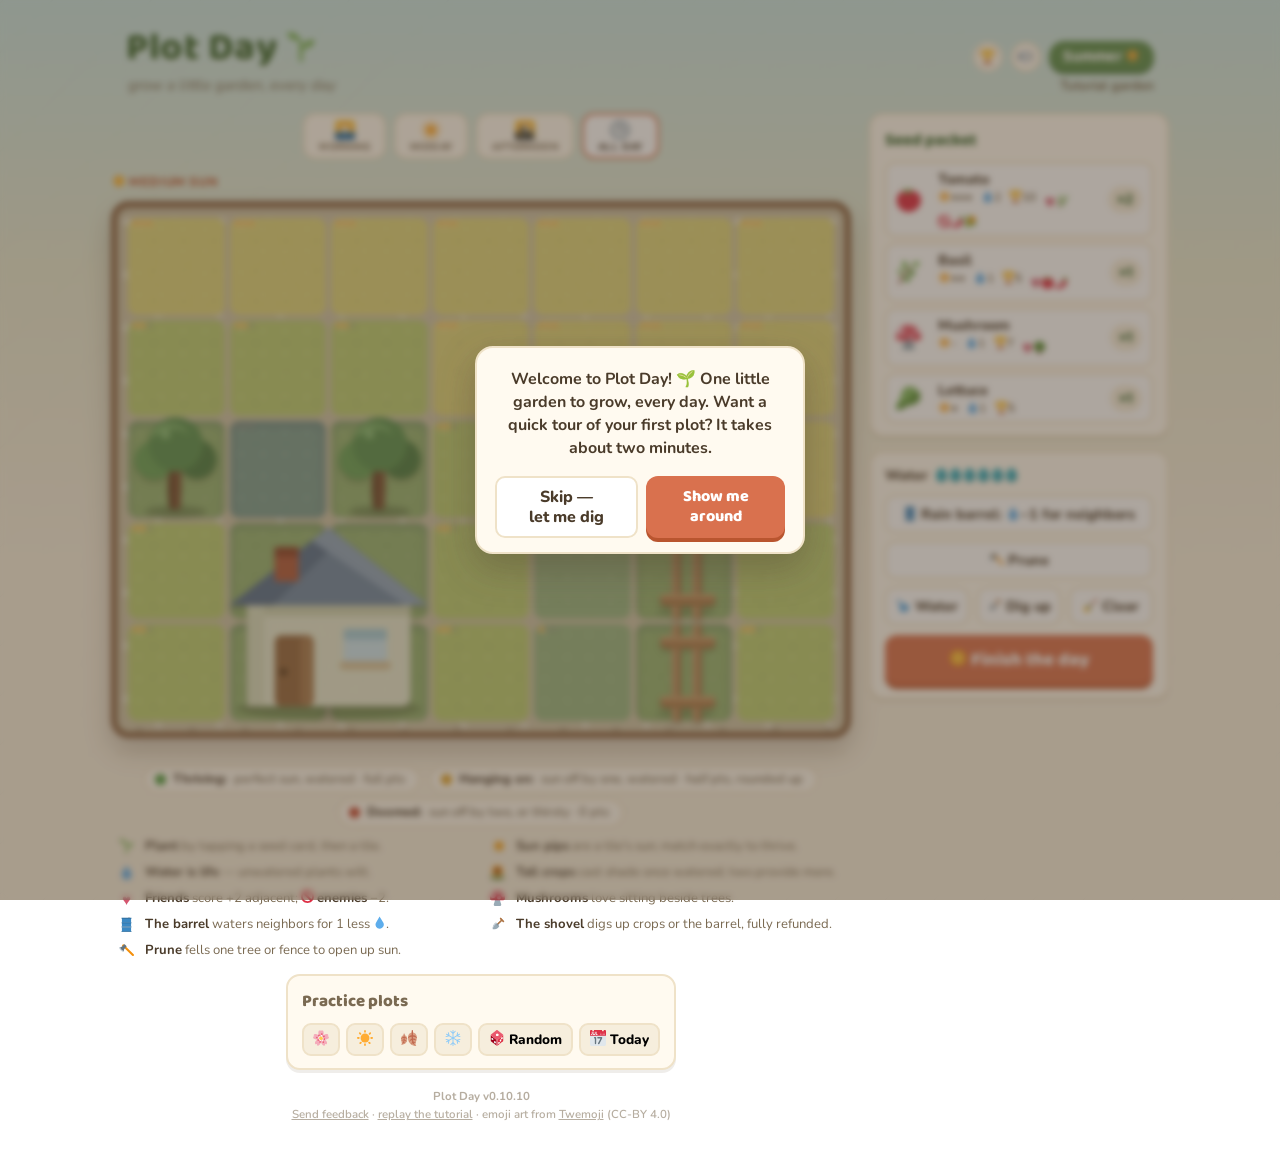
<file: index.html>
<!DOCTYPE html>
<html lang="en">
<head>
<meta charset="UTF-8">
<meta name="viewport" content="width=device-width, initial-scale=1.0">
<title>Plot Day — a tiny daily garden puzzle</title>
<meta name="theme-color" content="#5d8f4e">
<link rel="manifest" href="manifest.webmanifest">
<link rel="icon" type="image/png" href="assets/icon-192.png">
<link rel="apple-touch-icon" href="assets/icon-192.png">
<link rel="preconnect" href="https://fonts.googleapis.com">
<link rel="preconnect" href="https://fonts.gstatic.com" crossorigin>
<link href="https://fonts.googleapis.com/css2?family=Baloo+2:wght@500;600;700;800&family=Nunito:ital,wght@0,400;0,600;0,700;0,800;1,400&display=swap" rel="stylesheet">
<link rel="stylesheet" href="style.css">
</head>
<body>

<!-- ============ INSTALL NUDGE (keeps returning players' data safe) ============ -->
<div class="install-nudge" id="install-nudge" hidden>
  <img class="em" src="assets/emoji/1f3c6.svg" alt="">
  <span class="install-text">
    <span class="install-android">Add Plot&nbsp;Day to your home screen so your trophy cabinet can't get lost.</span>
    <span class="install-ios">Keep your trophy cabinet safe — tap the Share button, then “Add to Home Screen.”</span>
  </span>
  <button id="install-go" class="install-go" type="button">Add</button>
  <button id="install-x" class="install-x" type="button" aria-label="Not now">✕</button>
</div>

<header class="masthead">
  <div class="title-block">
    <h1>Plot&nbsp;Day <img class="em em-lg" src="assets/emoji/1f331.svg" alt=""></h1>
    <p class="tagline">grow a little garden, every day</p>
  </div>
  <div class="day-block">
    <div class="day-row">
      <button id="cabinet-btn" class="mute-btn" type="button" title="Trophy cabinet & garden calendar"><img class="em" src="assets/emoji/1f3c6.svg" alt="trophies"></button>
      <button id="mute-btn" class="mute-btn" type="button"></button>
      <span id="season-badge" class="season-badge"></span>
    </div>
    <span id="day-label" class="day-label"></span>
  </div>
</header>

<main class="layout">

  <!-- ============ BOARD ============ -->
  <section class="board-wrap" id="board-wrap">
    <div class="sun-arc">
      <button class="phase-btn" data-view="am"   title="Morning sun (from the east)"><img class="em" src="assets/emoji/1f305.svg" alt=""><small>morning</small></button>
      <button class="phase-btn" data-view="noon" title="Midday sun (overhead)"><img class="em" src="assets/emoji/2600.svg" alt=""><small>midday</small></button>
      <button class="phase-btn" data-view="pm"   title="Afternoon sun (from the west)"><img class="em" src="assets/emoji/1f307.svg" alt=""><small>afternoon</small></button>
      <button class="phase-btn is-active" data-view="day" title="Total sun hours"><img class="em" src="assets/emoji/1f552.svg" alt=""><small>all day</small></button>
    </div>
    <div class="board-meta">
      <p class="arc-label" id="arc-label"></p>
      <button class="tally-chip reroll-chip" id="reroll-chip" type="button" title="Roll another practice plot" hidden><img class="em" src="assets/emoji/1f3b2.svg" alt=""> reroll</button>
      <span class="tally-chip" id="tally-chip" hidden></span>
    </div>
    <div id="board" class="board" data-view="day"></div>
  </section>

  <!-- ============ SIDEBAR (desktop) / BOTTOM DOCK (mobile) ============ -->
  <aside class="sidebar">

    <div class="panel packet-panel">
      <h2>Seed packet</h2>
      <div id="packet" class="packet"></div>
    </div>

    <div class="panel tools-panel">
      <div class="water-meter">
        <span class="water-label"><span class="short-label"><img class="em" src="assets/emoji/1f4a7.svg" alt=""></span><span class="long-label">Water</span></span>
        <span class="water-count" id="water-count"></span>
        <div class="water-pips" id="water-pips"></div>
      </div>
      <button id="tool-barrel" class="tool-btn barrel-btn" title="Place the rain barrel on an empty tile.&#10;Adjacent plants cost 1 less water: cheap crops drink free.&#10;One per garden.">🛢️</button>
      <button id="tool-prune" class="tool-btn barrel-btn" title="Fell one tree or fence segment to open up sun.&#10;A felled tree is lost mushroom real estate.&#10;Once per garden. Clear regrows it.">🪓</button>
      <div class="tool-row">
        <button id="tool-water" class="tool-btn" title="Water a planted crop.&#10;Costs its 💧 number."><span class="tool-face"><img class="em" src="assets/emoji/watering-can.svg" alt=""><span class="long-label"> Water</span></span><small class="dock-label">water</small></button>
        <button id="tool-shovel" class="tool-btn" title="Dig up a crop or the rain barrel.&#10;Everything is refunded."><span class="tool-face"><img class="em" src="assets/emoji/shovel.svg" alt=""><span class="long-label"> Dig up</span></span><small class="dock-label">dig</small></button>
        <button id="tool-reset" class="tool-btn" title="Clear the whole garden and start this board over.&#10;Everything is refunded."><span class="tool-face"><img class="em" src="assets/emoji/1f9f9.svg" alt=""><span class="long-label"> Clear</span></span><small class="dock-label">clear</small></button>
      </div>
      <button id="finish-btn" class="finish-btn"><span class="long-label"><img class="em" src="assets/emoji/1f31e.svg" alt=""> </span>Finish<span class="long-label"> the day</span></button>
    </div>

  </aside>

  <div class="field-notes">
      <div class="status-row">
        <span class="status-chip"><span class="ring ring-thrive"></span><strong>Thriving:</strong><em>perfect sun, watered · full pts</em></span>
        <span class="status-chip"><span class="ring ring-ok"></span><strong>Hanging on:</strong><em>sun off by one, watered · half pts, rounded up</em></span>
        <span class="status-chip"><span class="ring ring-dead"></span><strong>Doomed:</strong><em>sun off by two, or thirsty · 0 pts</em></span>
      </div>
      <ul class="guide">
        <li><img class="gi" src="assets/emoji/1f331.svg" alt=""><span><strong>Plant</strong> by tapping a seed card, then a tile.</span></li>
        <li><span class="gi gi-pip"></span><span><strong>Sun pips</strong> are a tile's sun; match exactly to thrive.</span></li>
        <li><img class="gi" src="assets/emoji/1f4a7.svg" alt=""><span><strong>Water is life</strong> — unwatered plants wilt.</span></li>
        <li><img class="gi" src="assets/emoji/1f33b.svg" alt=""><span><strong>Tall crops</strong> cast shade once watered; two provide more.</span></li>
        <li><span class="gi gi-heart">♥</span><span><strong>Friends</strong> score +2 adjacent; <img class="em" src="assets/emoji/1f6ab.svg" alt="no"> <strong>enemies</strong> −2.</span></li>
        <li><img class="gi" src="assets/emoji/1f344.svg" alt=""><span><strong>Mushrooms</strong> love sitting beside trees.</span></li>
        <li><img class="gi" src="assets/emoji/1f6e2.svg" alt=""><span><strong>The barrel</strong> waters neighbors for 1 less <img class="em" src="assets/emoji/1f4a7.svg" alt="water">.</span></li>
        <li><img class="gi" src="assets/emoji/shovel.svg" alt=""><span><strong>The shovel</strong> digs up crops or the barrel, fully refunded.</span></li>
        <li><img class="gi" src="assets/emoji/1fa93.svg" alt=""><span><strong>Prune</strong> fells one tree or fence to open up sun.</span></li>
        <li class="winter-note"><img class="gi" src="assets/emoji/2744.svg" alt=""><span><strong>Tender crops</strong> freeze outside the greenhouse.</span></li>
      </ul>
    </div>

    <div class="panel dev-panel">
      <h2>Practice plots</h2>
      <div class="dev-row">
        <button class="dev-btn" data-season="spring"><img class="em" src="assets/emoji/1f338.svg" alt="spring"></button>
        <button class="dev-btn" data-season="summer"><img class="em" src="assets/emoji/2600.svg" alt="summer"></button>
        <button class="dev-btn" data-season="fall"><img class="em" src="assets/emoji/1f342.svg" alt="fall"></button>
        <button class="dev-btn" data-season="winter"><img class="em" src="assets/emoji/2744.svg" alt="winter"></button>
        <button class="dev-btn" id="random-btn"><img class="em" src="assets/emoji/1f3b2.svg" alt=""> Random</button>
        <button class="dev-btn" id="today-btn"><img class="em" src="assets/emoji/1f4c5.svg" alt=""> Today</button>
      </div>
    </div>

    <footer class="footer">
      <p class="version" id="version-line"></p>
      <p class="footnotes">
        <a href="mailto:diomed3@gmail.com?subject=Plot%20Day%20feedback">Send feedback</a>
        · <a href="#" id="tutorial-link">replay the tutorial</a>
        · emoji art from <a href="https://github.com/twitter/twemoji" target="_blank" rel="noopener">Twemoji</a> (CC-BY 4.0)
      </p>
    </footer>
</main>

<!-- ============ THEMED CONFIRM (replaces browser confirm) ============ -->
<div class="results-scrim" id="confirm-scrim" hidden>
  <div class="confirm-card">
    <p id="confirm-text"></p>
    <div class="confirm-actions">
      <button id="confirm-no" class="tool-btn">Never mind</button>
      <button id="confirm-yes" class="finish-btn">Do it</button>
    </div>
  </div>
</div>

<!-- ============ RESULTS ============ -->
<div class="results-scrim" id="results-scrim" hidden>
  <div class="results-card">
    <button id="results-x" class="results-x" type="button" title="Back to the garden">✕</button>
    <h2 id="results-title">Day's end <img class="em" src="assets/emoji/1f319.svg" alt=""></h2>
    <div class="score-line">
      <div class="big-score">
        <span id="final-score">0</span><small>points</small>
        <div class="skill-hero" id="skill-line"></div>
      </div>
      <div class="par-score">
        <div class="ladder-row">Gold <span id="gold-score">0</span></div>
        <div class="ladder-row">Par <span id="par-score">0</span> <span id="par-verdict"></span></div>
      </div>
    </div>
    <div id="ribbon-line" class="ribbon-line" hidden></div>
    <div id="results-tally" class="results-tally"></div>
    <div id="streak-line" class="results-tally" hidden></div>
    <p class="par-hint">Par is plain sun-greedy play. Gold is the best our bot gardener found after tinkering all morning. Match it and you've solved the day; beat it and you're better than the bot.</p>
    <div class="share-text">
      <div id="share-head" class="share-head"></div>
      <div id="share-grid" class="share-grid"></div>
    </div>
    <div class="results-actions">
      <button id="share-btn" class="finish-btn" hidden><img class="em" src="assets/emoji/1f331.svg" alt=""> Share result</button>
      <button id="copy-btn" class="finish-btn"><img class="em" src="assets/emoji/1f4cb.svg" alt=""> Copy result</button>
      <button id="bot-btn" class="tool-btn" disabled><img class="em" src="assets/emoji/1f916.svg" alt=""> See the bot's garden</button>
      <button id="tend-btn" class="tool-btn" hidden><img class="em" src="assets/emoji/1f331.svg" alt=""> Keep tending this plot</button>
      <button id="replay-btn" class="tool-btn" hidden><img class="em" src="assets/emoji/1f501.svg" alt=""> Replay this board (practice)</button>
      <button id="today-return-btn" class="tool-btn" hidden><img class="em" src="assets/emoji/1f4c5.svg" alt=""> Back to today's plot</button>
      <button id="again-btn" class="tool-btn"><img class="em" src="assets/emoji/1f3b2.svg" alt=""> Another plot</button>
    </div>
  </div>
</div>

<!-- ============ TROPHY CABINET: calendar, stats, first settings ============ -->
<div class="results-scrim" id="cabinet-scrim" hidden>
  <div class="cabinet-card">
    <button id="cabinet-x" class="results-x" type="button" title="Back to the garden">✕</button>
    <h2>Trophy cabinet <img class="em" src="assets/emoji/1f3c6.svg" alt=""></h2>
    <div id="cabinet-shelf" class="cabinet-shelf"></div>
    <div id="cabinet-stats" class="cabinet-stats"></div>
    <div class="cal-head">
      <button id="cal-prev" class="cal-nav" type="button" title="Earlier month">◂</button>
      <span id="cal-title" class="cal-title"></span>
      <button id="cal-next" class="cal-nav" type="button" title="Later month">▸</button>
    </div>
    <div class="cal-dow"><span>S</span><span>M</span><span>T</span><span>W</span><span>T</span><span>F</span><span>S</span></div>
    <div id="cal-grid" class="cal-grid"></div>
    <div id="cal-detail" class="cal-detail" hidden></div>
    <div class="settings-row">
      <label class="hard-toggle">
        <input type="checkbox" id="hardmode-toggle">
        <span><strong>Hard mode:</strong> hides the points, ♥/⚠ and −1 badges, and the running tally. Sun pips and status rings stay. Hard-mode shares wear a 🎓.</span>
      </label>
    </div>
  </div>
</div>

<button class="bot-banner" id="bot-banner" hidden></button>

<!-- ============ TUTORIAL CALLOUT (anchored beside its target) ============ -->
<div class="tutor-pop" id="tutor-pop" hidden>
  <p id="tutor-text"></p>
  <button id="tutor-next" type="button" hidden>Got it ✓</button>
  <div class="tutor-foot">
    <span class="tutor-count" id="tutor-count"></span>
    <button id="tutor-skip" type="button">skip the tutorial</button>
  </div>
</div>


<script src="game.js"></script>
</body>
</html>
</file>
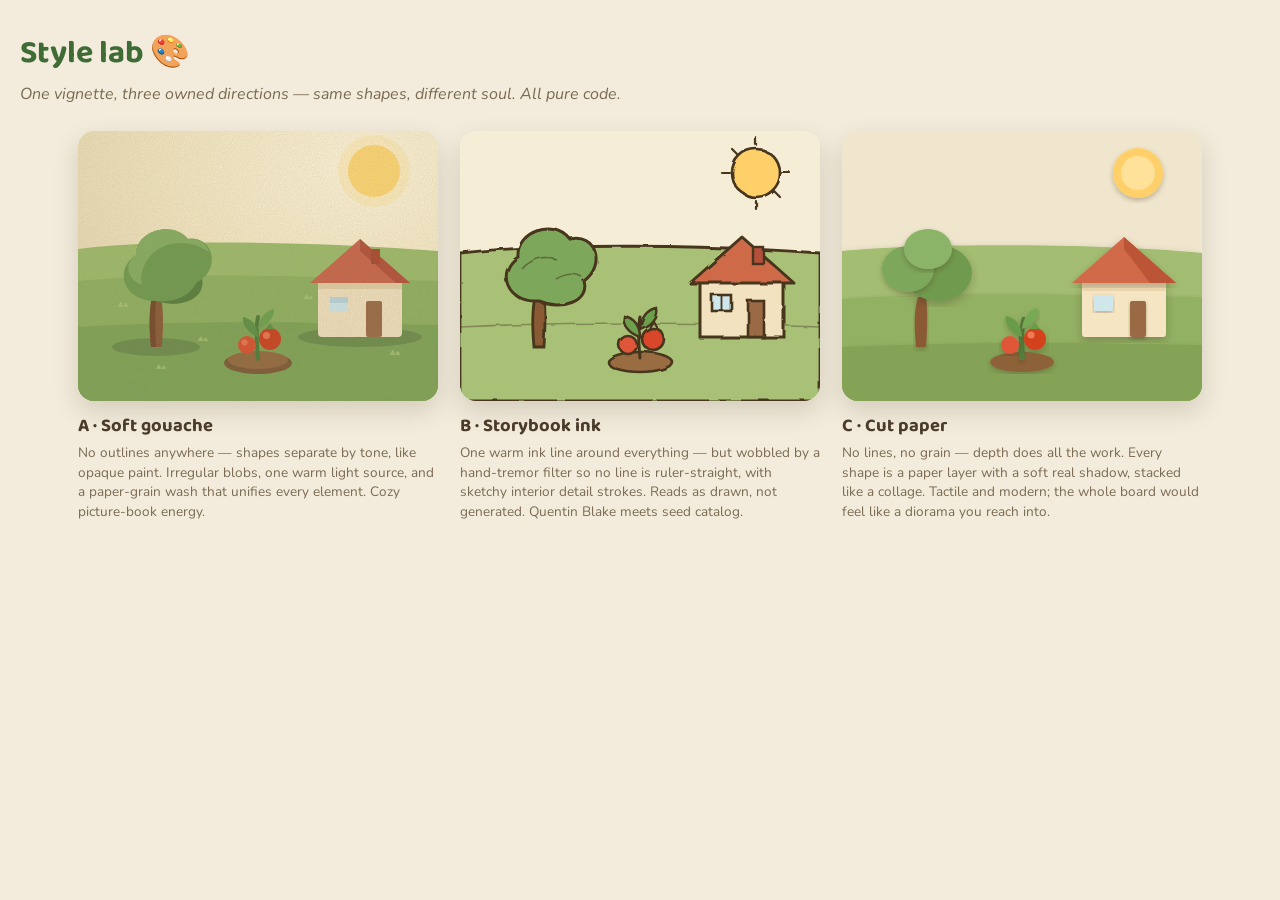
<file: style-lab.html>
<!DOCTYPE html>
<html lang="en">
<head>
<meta charset="UTF-8">
<meta name="viewport" content="width=device-width, initial-scale=1.0">
<title>Plot Day — style lab</title>
<link href="https://fonts.googleapis.com/css2?family=Baloo+2:wght@600;800&family=Nunito:wght@600;800&display=swap" rel="stylesheet">
<style>
  body { margin:0; background:#f3ecdc; font-family:"Nunito",sans-serif; color:#4a3b2a; padding:28px 20px 60px; }
  h1 { font-family:"Baloo 2",cursive; color:#3f6b35; margin:0 0 4px; }
  .sub { color:#7a6a52; margin:0 0 26px; font-style:italic; }
  .row { display:flex; gap:22px; flex-wrap:wrap; justify-content:center; }
  .panel { width:360px; }
  .panel h2 { font-family:"Baloo 2",cursive; font-size:1.15rem; margin:10px 0 2px; }
  .panel p { font-size:.85rem; color:#7a6a52; margin:2px 0 0; line-height:1.45; }
  svg.scene { width:100%; border-radius:16px; box-shadow:0 10px 26px rgba(74,59,42,.18); display:block; }
</style>
</head>
<body>
<h1>Style lab 🎨</h1>
<p class="sub">One vignette, three owned directions — same shapes, different soul. All pure code.</p>

<div class="row">

<!-- ============================================================
     A · SOFT GOUACHE — no outlines, layered tones, paper grain
     ============================================================ -->
<div class="panel">
<svg class="scene" viewBox="0 0 360 270">
  <defs>
    <filter id="grainA"><feTurbulence type="fractalNoise" baseFrequency="0.9" numOctaves="2" result="n"/>
      <feColorMatrix in="n" type="matrix" values="0 0 0 0 0.30 0 0 0 0 0.24 0 0 0 0 0.14 0 0 0 0.5 0"/>
      <feComposite operator="in" in2="SourceGraphic"/></filter>
    <radialGradient id="skyA" cx="78%" cy="12%" r="90%">
      <stop offset="0%" stop-color="#fff6da"/><stop offset="55%" stop-color="#f6e9c4"/><stop offset="100%" stop-color="#e9dcb4"/>
    </radialGradient>
  </defs>
  <rect width="360" height="270" fill="url(#skyA)"/>
  <circle cx="296" cy="40" r="26" fill="#ffd773"/>
  <circle cx="296" cy="40" r="36" fill="#ffd773" opacity=".25"/>
  <!-- ground -->
  <path d="M0,118 C70,108 240,110 360,120 L360,270 L0,270 Z" fill="#9dbb6a"/>
  <path d="M0,150 C110,140 250,146 360,150 L360,270 L0,270 Z" fill="#8fb05f"/>
  <path d="M0,196 C120,188 260,192 360,194 L360,270 L0,270 Z" fill="#7fa355"/>
  <!-- grass tufts: irregular, varied -->
  <g fill="#a8c374" opacity=".8">
    <path d="M40,176 q3,-10 5,0 q3,-8 5,0 Z"/><path d="M120,210 q3,-9 5,0 q3,-7 5,0 Z"/>
    <path d="M226,168 q3,-9 5,0 q2,-7 4,0 Z"/><path d="M312,224 q3,-10 5,0 q3,-8 5,0 Z"/>
    <path d="M78,238 q3,-9 5,0 q3,-7 5,0 Z"/>
  </g>
  <!-- cottage: no outlines, tone separation -->
  <g>
    <ellipse cx="282" cy="206" rx="62" ry="10" fill="#5d7742" opacity=".5"/>
    <rect x="240" y="148" width="84" height="58" rx="4" fill="#f1e0bd"/>
    <rect x="240" y="148" width="84" height="10" fill="#e2cda4"/>
    <polygon points="232,152 282,108 332,152" fill="#c8654a"/>
    <polygon points="232,152 282,108 332,152" fill="#b35138" opacity="0" />
    <polygon points="282,108 332,152 318,152 282,120" fill="#b3503a"/>
    <rect x="293" y="118" width="9" height="15" fill="#a8492f"/>
    <rect x="288" y="170" width="16" height="36" rx="2" fill="#9a6a45"/>
    <rect x="252" y="166" width="18" height="15" rx="2" fill="#cfe6ea"/>
    <rect x="252" y="166" width="18" height="6" fill="#b8d4da"/>
  </g>
  <!-- tree: blobby canopy, light side / dark side, no line -->
  <g>
    <ellipse cx="78" cy="216" rx="44" ry="9" fill="#5d7742" opacity=".5"/>
    <path d="M73,216 C71,196 71,180 74,166 L83,166 C86,182 85,198 84,216 Z" fill="#8a5a36"/>
    <path d="M73,216 C71,196 71,180 74,166 L78,166 C77,186 77,200 78,216 Z" fill="#74482a"/>
    <path d="M78,170 C44,170 36,138 58,124 C58,98 96,90 110,108 C134,104 142,134 124,148 C128,168 102,178 78,170 Z" fill="#6f9a4e"/>
    <path d="M58,124 C58,98 96,90 110,108 C120,106 128,112 131,121 C112,108 84,108 70,128 C64,136 62,146 64,154 C48,148 46,132 58,124 Z" fill="#85ad60"/>
    <path d="M124,148 C128,168 102,178 78,170 C94,172 112,166 118,152 Z" fill="#587e3d"/>
  </g>
  <!-- tomato plant on a soil mound -->
  <g>
    <ellipse cx="180" cy="232" rx="34" ry="11" fill="#7c5a36"/>
    <ellipse cx="180" cy="229" rx="30" ry="9" fill="#93693e"/>
    <path d="M180,228 C178,206 178,196 180,186" stroke="#4f7a38" stroke-width="4" fill="none" stroke-linecap="round"/>
    <path d="M180,206 C170,202 164,194 165,186 C175,188 180,196 180,206 Z" fill="#5f8f44"/>
    <path d="M180,198 C190,194 197,186 196,178 C186,180 181,188 180,198 Z" fill="#6da04e"/>
    <circle cx="169" cy="214" r="9" fill="#d8512e"/>
    <circle cx="166.5" cy="211.5" r="3" fill="#e8744f"/>
    <circle cx="192" cy="208" r="11" fill="#c9421f"/>
    <circle cx="188.5" cy="204.5" r="3.6" fill="#e8744f"/>
    <path d="M188,198 l4,-6 l4,6 Z" fill="#5f8f44"/>
  </g>
  <!-- unifying paper grain -->
  <rect width="360" height="270" filter="url(#grainA)" opacity=".5"/>
</svg>
<h2>A · Soft gouache</h2>
<p>No outlines anywhere — shapes separate by tone, like opaque paint. Irregular blobs, one warm light source, and a paper-grain wash that unifies every element. Cozy picture-book energy.</p>
</div>

<!-- ============================================================
     B · STORYBOOK INK — wobbly hand line, flat warm fills
     ============================================================ -->
<div class="panel">
<svg class="scene" viewBox="0 0 360 270">
  <defs>
    <filter id="wob" x="-5%" y="-5%" width="110%" height="110%">
      <feTurbulence type="fractalNoise" baseFrequency="0.045" numOctaves="2" seed="7" result="w"/>
      <feDisplacementMap in="SourceGraphic" in2="w" scale="3.5"/>
    </filter>
    <filter id="wob2" x="-5%" y="-5%" width="110%" height="110%">
      <feTurbulence type="fractalNoise" baseFrequency="0.06" numOctaves="2" seed="13" result="w"/>
      <feDisplacementMap in="SourceGraphic" in2="w" scale="4.5"/>
    </filter>
  </defs>
  <rect width="360" height="270" fill="#f6edd6"/>
  <g filter="url(#wob2)">
    <circle cx="296" cy="42" r="24" fill="#ffd06a" stroke="#46351f" stroke-width="2.6"/>
    <g stroke="#46351f" stroke-width="2.2" stroke-linecap="round">
      <line x1="296" y1="6" x2="296" y2="14"/><line x1="296" y1="70" x2="296" y2="78"/>
      <line x1="262" y1="42" x2="270" y2="42"/><line x1="322" y1="42" x2="330" y2="42"/>
      <line x1="272" y1="18" x2="278" y2="24"/><line x1="314" y1="60" x2="320" y2="66"/>
    </g>
  </g>
  <g filter="url(#wob)">
    <path d="M0,122 C90,112 250,114 360,122 L360,270 L0,270 Z" fill="#a9c177" stroke="#46351f" stroke-width="2.8"/>
    <path d="M0,196 C120,190 260,192 360,196" fill="none" stroke="#46351f" stroke-width="1.6" opacity=".4"/>
    <!-- cottage -->
    <rect x="240" y="148" width="84" height="58" fill="#f3e2bf" stroke="#46351f" stroke-width="3"/>
    <polygon points="230,152 282,106 334,152" fill="#cf6b4a" stroke="#46351f" stroke-width="3" stroke-linejoin="round"/>
    <rect x="293" y="116" width="10" height="17" fill="#b3503a" stroke="#46351f" stroke-width="2.4"/>
    <rect x="288" y="170" width="16" height="36" fill="#9a6a45" stroke="#46351f" stroke-width="2.6"/>
    <rect x="252" y="164" width="19" height="16" fill="#cfe6ea" stroke="#46351f" stroke-width="2.6"/>
    <line x1="261.5" y1="164" x2="261.5" y2="180" stroke="#46351f" stroke-width="1.8"/>
    <!-- tree -->
    <path d="M74,216 C72,194 72,180 75,166 L84,166 C86,184 85,200 84,216 Z" fill="#8a5a36" stroke="#46351f" stroke-width="2.8"/>
    <path d="M79,170 C46,172 36,140 58,126 C56,100 94,88 110,108 C136,102 146,134 124,150 C130,170 102,180 79,170 Z" fill="#7da75a" stroke="#46351f" stroke-width="3"/>
    <path d="M62,138 C70,128 86,124 96,128" fill="none" stroke="#46351f" stroke-width="1.6" opacity=".5"/>
    <path d="M96,148 C106,142 116,142 122,146" fill="none" stroke="#46351f" stroke-width="1.6" opacity=".5"/>
    <!-- tomato plant -->
    <ellipse cx="180" cy="231" rx="32" ry="10" fill="#9a6c42" stroke="#46351f" stroke-width="2.6"/>
    <path d="M180,227 C178,206 178,196 180,186" stroke="#46351f" stroke-width="3" fill="none" stroke-linecap="round"/>
    <path d="M180,206 C168,202 162,193 164,185 C175,187 180,196 180,206 Z" fill="#6da04e" stroke="#46351f" stroke-width="2.4"/>
    <path d="M180,198 C191,194 198,185 196,177 C186,179 181,188 180,198 Z" fill="#6da04e" stroke="#46351f" stroke-width="2.4"/>
    <circle cx="168" cy="214" r="9" fill="#e0563a" stroke="#46351f" stroke-width="2.6"/>
    <circle cx="193" cy="208" r="11" fill="#d8472a" stroke="#46351f" stroke-width="2.6"/>
    <path d="M189,197 l4,-7 l4,7" fill="none" stroke="#46351f" stroke-width="2.2"/>
  </g>
</svg>
<h2>B · Storybook ink</h2>
<p>One warm ink line around everything — but wobbled by a hand-tremor filter so no line is ruler-straight, with sketchy interior detail strokes. Reads as drawn, not generated. Quentin Blake meets seed catalog.</p>
</div>

<!-- ============================================================
     C · CUT PAPER — layered shapes, soft real shadows, no lines
     ============================================================ -->
<div class="panel">
<svg class="scene" viewBox="0 0 360 270">
  <defs>
    <filter id="lift1"><feDropShadow dx="0" dy="2.5" stdDeviation="2.5" flood-color="#3c2e1a" flood-opacity=".30"/></filter>
    <filter id="lift2"><feDropShadow dx="0" dy="4" stdDeviation="4" flood-color="#3c2e1a" flood-opacity=".28"/></filter>
  </defs>
  <rect width="360" height="270" fill="#f0e6cd"/>
  <circle cx="296" cy="42" r="25" fill="#ffd06a" filter="url(#lift1)"/>
  <circle cx="296" cy="42" r="17" fill="#ffe199"/>
  <!-- ground layers like torn paper strips -->
  <path d="M0,120 C80,112 260,112 360,122 L360,270 L0,270 Z" fill="#a3bd72" filter="url(#lift2)"/>
  <path d="M0,168 C110,160 240,164 360,166 L360,270 L0,270 Z" fill="#93b164" filter="url(#lift1)"/>
  <path d="M0,216 C140,210 250,212 360,214 L360,270 L0,270 Z" fill="#84a356" filter="url(#lift1)"/>
  <!-- cottage: stacked paper pieces -->
  <g filter="url(#lift2)">
    <rect x="240" y="148" width="84" height="58" rx="3" fill="#f5e5c2"/>
    <rect x="240" y="148" width="84" height="12" rx="3" fill="#e8d3ab"/>
  </g>
  <polygon points="230,152 282,106 334,152" fill="#d06a48" filter="url(#lift2)"/>
  <polygon points="282,106 334,152 308,152 282,118" fill="#bb5536"/>
  <rect x="288" y="170" width="16" height="36" rx="2" fill="#9a6a45" filter="url(#lift1)"/>
  <rect x="252" y="164" width="19" height="16" rx="2" fill="#cfe6ea" filter="url(#lift1)"/>
  <!-- tree: three stacked canopy papers -->
  <path d="M74,216 C72,194 72,180 76,166 L84,166 C86,184 85,200 84,216 Z" fill="#8a5a36" filter="url(#lift1)"/>
  <ellipse cx="96" cy="142" rx="34" ry="28" fill="#6f9a4e" filter="url(#lift2)"/>
  <ellipse cx="66" cy="138" rx="26" ry="23" fill="#7da75a" filter="url(#lift1)"/>
  <ellipse cx="86" cy="118" rx="24" ry="20" fill="#8cb468" filter="url(#lift1)"/>
  <!-- tomato plant -->
  <ellipse cx="180" cy="231" rx="32" ry="10" fill="#8d6238" filter="url(#lift1)"/>
  <path d="M177,229 C176,208 177,196 180,186 L183,186 C182,200 182,214 183,229 Z" fill="#557d3c" filter="url(#lift1)"/>
  <path d="M180,206 C168,202 162,193 164,185 C175,187 180,196 180,206 Z" fill="#699c49" filter="url(#lift1)"/>
  <path d="M180,198 C191,194 198,185 196,177 C186,179 181,188 180,198 Z" fill="#76aa55" filter="url(#lift1)"/>
  <circle cx="168" cy="214" r="9" fill="#df5638" filter="url(#lift1)"/>
  <circle cx="193" cy="208" r="11" fill="#d3431f" filter="url(#lift2)"/>
  <circle cx="189" cy="204" r="3.6" fill="#ef7b54"/>
  <path d="M188,198 l5,-7 l5,7 Z" fill="#699c49"/>
</svg>
<h2>C · Cut paper</h2>
<p>No lines, no grain — depth does all the work. Every shape is a paper layer with a soft real shadow, stacked like a collage. Tactile and modern; the whole board would feel like a diorama you reach into.</p>
</div>

</div>
</body>
</html>
</file>
<file: style.css>
/* ============================================================
   Plot Day — cozy storybook garden
   ============================================================ */

:root {
  --paper: #f6eedd;
  --paper-deep: #efe2c8;
  --ink: #4a3b2a;
  --ink-soft: #7a6a52;
  --leaf: #5d8f4e;
  --leaf-deep: #3f6b35;
  --terracotta: #d9714e;
  --terracotta-deep: #b9552f;
  --sky-day: #cfe6f5;
  --soil: #b58963;
  --soil-deep: #93673f;
  --sun-3: #e0d77c;
  --sun-2: #bdcf74;
  --sun-1: #9ab884;
  --sun-0: #7e9f92;
  --grass-under: #97b573;
  --shade-veil: rgba(54, 76, 128, .42);
  --card: #fffaf0;
  --thrive: #4e9b3f;
  --ok: #e0a52e;
  --dead: #c4452e;
  --radius: 14px;
}

* { box-sizing: border-box; }

body {
  margin: 0;
  font-family: "Nunito", sans-serif;
  color: var(--ink);
  background:
    repeating-linear-gradient(-45deg, transparent 0 34px, rgba(122, 106, 82, .03) 34px 35px),
    linear-gradient(180deg, #c8e4e2 0%, #e6e7d0 30%, #f6eedd 62%);
  background-attachment: fixed;
  min-height: 100vh;
}

h1, h2, .big-score, .finish-btn, .season-badge {
  font-family: "Baloo 2", cursive;
}

/* ---------- masthead ---------- */
.masthead {
  display: flex;
  align-items: flex-end;
  justify-content: space-between;
  gap: 16px;
  padding: 18px 26px 10px;
  max-width: 1080px;
  margin: 0 auto;
}
.masthead h1 {
  margin: 0;
  font-size: 2.4rem;
  font-weight: 800;
  letter-spacing: .5px;
  color: var(--leaf-deep);
  text-shadow: 0 2px 0 rgba(255,255,255,.7);
}
/* bundled Twemoji UI icons */
.em {
  width: 1em;
  height: 1em;
  vertical-align: -.125em;
  display: inline-block;
}
.masthead .em-lg { width: 1.9rem; height: 1.9rem; vertical-align: -.2rem; }
.phase-btn .em { width: 1.25rem; height: 1.25rem; }
.dev-btn .em { width: 1rem; height: 1rem; }
.seed-stats .em { width: .82rem; height: .82rem; vertical-align: -.14rem; }
.drop-badge .em { width: .9em; height: .9em; vertical-align: 0; }
.results-tally .em, .par-score .em { width: .95em; height: .95em; }
.season-badge .em { width: .95em; height: .95em; }
.tagline {
  margin: -4px 0 0 2px;
  color: var(--ink-soft);
  font-style: italic;
  font-size: .95rem;
}
.day-block { text-align: right; display: flex; flex-direction: column; gap: 4px; align-items: flex-end; }
.day-row { display: flex; align-items: center; gap: 8px; }
.mute-btn {
  width: 30px;
  height: 30px;
  padding: 0;
  border-radius: 50%;
  background: var(--card);
  border: 2px solid var(--paper-deep);
  cursor: pointer;
  display: flex;
  align-items: center;
  justify-content: center;
}
.mute-btn:hover { border-color: var(--terracotta); }
.mute-btn .em { width: .95rem; height: .95rem; vertical-align: 0; }
.season-badge {
  display: inline-block;
  background: var(--leaf);
  color: #fff;
  padding: 3px 14px;
  border-radius: 999px;
  font-weight: 700;
  font-size: 1rem;
  box-shadow: 0 2px 0 var(--leaf-deep);
}
.season-badge.winter { background: #5b87b8; box-shadow: 0 2px 0 #3c618c; }
.season-badge.fall   { background: #c07a35; box-shadow: 0 2px 0 #96581d; }
.season-badge.spring { background: #c96a8d; box-shadow: 0 2px 0 #a14a6d; }
.day-label { color: var(--ink-soft); font-weight: 700; font-size: .85rem; }

/* ---------- layout ---------- */
.layout {
  display: grid;
  grid-template-columns: minmax(0, 1fr) 300px;
  gap: 0 18px;
  max-width: 1110px;
  margin: 0 auto;
  padding: 8px 26px 40px;
}
.board-wrap, .field-notes, .dev-panel { grid-column: 1; }
.sidebar { grid-column: 2; grid-row: 1 / span 3; }
.dev-panel { margin-top: 14px; justify-self: center; }

/* ---------- sun arc / phase buttons ---------- */
.sun-arc {
  display: flex;
  gap: 8px;
  justify-content: center;
  margin-bottom: 10px;
}
.phase-btn {
  font-family: "Nunito", sans-serif;
  font-size: 1.15rem;
  display: flex; flex-direction: column; align-items: center; gap: 0;
  background: var(--card);
  border: 2px solid var(--paper-deep);
  border-radius: 12px;
  padding: 5px 14px 3px;
  cursor: pointer;
  color: var(--ink-soft);
  transition: transform .12s, border-color .12s;
}
.phase-btn small { font-size: .62rem; font-weight: 800; letter-spacing: .04em; text-transform: uppercase; }
.phase-btn:hover { transform: translateY(-2px); }
.phase-btn.is-active { border-color: var(--terracotta); color: var(--ink); background: #fff; }

/* ---------- board ---------- */
.board-wrap { min-width: 0; }
.board {
  position: relative;
  display: grid;
  gap: 5px;
  background:
    radial-gradient(circle at 22% 28%, rgba(255, 255, 255, .45) 0 4px, transparent 5px),
    radial-gradient(circle at 68% 64%, rgba(255, 255, 255, .35) 0 3px, transparent 4px),
    radial-gradient(circle at 42% 82%, rgba(122, 104, 78, .22) 0 4px, transparent 5px),
    #cfc5aa;
  background-size: 47px 53px, 61px 41px, 53px 67px, auto;
  border: 6px solid #8a6242;
  border-radius: 18px;
  padding: 11px;
  box-shadow: 0 12px 26px rgba(74, 59, 42, .28), inset 0 2px 6px rgba(74, 59, 42, .25);
}
/* gouache grain wash unifying the whole board */
.board::after {
  content: "";
  position: absolute;
  inset: 0;
  border-radius: 12px;
  pointer-events: none;
  opacity: .55;
  background-image: url("data:image/svg+xml;utf8,<svg xmlns='http://www.w3.org/2000/svg' width='140' height='140'><filter id='n'><feTurbulence type='fractalNoise' baseFrequency='0.75' numOctaves='2'/><feColorMatrix type='matrix' values='0 0 0 0 0.33 0 0 0 0 0.28 0 0 0 0 0.16 0 0 0 0.07 0'/></filter><rect width='140' height='140' filter='url(%23n)'/></svg>");
}

.board.winter {
  --sun-3: #f3eedb;
  --sun-2: #dfe5d3;
  --sun-1: #c4d6d3;
  --sun-0: #a9c2ca;
  --grass-under: #c2d0d3;
  background:
    radial-gradient(circle at 22% 28%, rgba(255, 255, 255, .5) 0 4px, transparent 5px),
    radial-gradient(circle at 68% 64%, rgba(255, 255, 255, .4) 0 3px, transparent 4px),
    radial-gradient(circle at 42% 82%, rgba(96, 112, 122, .2) 0 4px, transparent 5px),
    #b9c3c4;
  background-size: 47px 53px, 61px 41px, 53px 67px, auto;
}
/* greenhouse interior reads as a warm GROWING zone — green tiles vs the
   pale snow outside (a playtester read the glass as ice). Sun gradient is
   preserved so shelter triage on sun still reads at a glance. */
.board.winter .tile.inside[data-sun="3"] { background-color: #d4ebbf; }
.board.winter .tile.inside[data-sun="2"] { background-color: #bfe0a8; }
.board.winter .tile.inside[data-sun="1"] { background-color: #a6d094; }
.board.winter .tile.inside[data-sun="0"] { background-color: #8fbd84; }

/* illustrated structures drawn over the grid */
.scene {
  position: absolute;
  inset: 10px;
  display: grid;
  gap: 4px;
  pointer-events: none;
  /* no z-index: it would isolate blending — DOM order already paints it above */
}
.scene .structure { position: relative; }
.scene .structure svg {
  position: absolute;
  inset: 0;
  width: 100%;
  height: 100%;
  filter: drop-shadow(0 3px 2px rgba(58, 45, 25, .28));
}
.scene .s-tree svg { inset: -14% -10% -2% -10%; width: 120%; height: 116%; }
.scene .s-house svg { inset: -8% -4% 0 -4%; width: 108%; height: 108%; }
/* glass casts barely any shadow — it's a window, not a wall */
.scene .s-glass svg { filter: drop-shadow(0 2px 2px rgba(58, 45, 25, .16)); }
/* chimney smoke: a barely-there winter drift, cozy not busy */
.scene .chimney-smoke { animation: smokeDrift 3.8s ease-in-out infinite alternate; }
@keyframes smokeDrift {
  from { transform: translateY(0); opacity: 1; }
  to { transform: translateY(-2.5px); opacity: .75; }
}

.tile {
  position: relative;
  aspect-ratio: 1;
  border-radius: 9px;
  display: flex;
  align-items: center;
  justify-content: center;
  font-size: clamp(1.1rem, 5.5vw, 1.9rem);
  cursor: pointer;
  user-select: none;
  transition: transform .1s ease, box-shadow .1s ease;
}
.tile {
  background-image:
    radial-gradient(rgba(255, 255, 255, .14) 11%, transparent 12%),
    radial-gradient(rgba(46, 70, 30, .07) 9%, transparent 10%);
  background-size: 22px 22px, 30px 30px;
  background-position: 0 0, 11px 8px;
}
.tile[data-sun="3"] { background-color: var(--sun-3); }
.tile[data-sun="2"] { background-color: var(--sun-2); }
.tile[data-sun="1"] { background-color: var(--sun-1); }
.tile[data-sun="0"] { background-color: var(--sun-0); box-shadow: inset 0 3px 8px rgba(38, 64, 84, .28); }
.tile[data-sun="0"].status-thrive { box-shadow: inset 0 3px 8px rgba(38, 64, 84, .28), inset 0 0 0 3px var(--thrive); }
.tile[data-sun="0"].status-ok { box-shadow: inset 0 3px 8px rgba(38, 64, 84, .28), inset 0 0 0 3px var(--ok); }
.tile[data-sun="0"].status-dead { box-shadow: inset 0 3px 8px rgba(38, 64, 84, .28), inset 0 0 0 3px var(--dead); }

.tile.obstacle { cursor: default; background-color: var(--grass-under); }

/* tilled soil bed under planted crops */
.tile.tilled::before {
  content: "";
  position: absolute;
  inset: 30% 18% 12% 18%;
  background: radial-gradient(ellipse at 50% 42%, #9a6c44 0%, #855833 70%, #744c2a 100%);
  border-radius: 50%;
  box-shadow: inset 0 2px 3px rgba(0, 0, 0, .25), 0 1px 0 rgba(255, 255, 255, .25);
}
.board.winter .tile.tilled::before {
  background: radial-gradient(ellipse at 50% 42%, #7d6850 0%, #6a563f 70%, #594832 100%);
}

.tile > .barrel-art {
  position: relative;
  z-index: 1;
  width: 76%;
  height: 76%;
  filter: drop-shadow(0 2px 1px rgba(0, 0, 0, .25));
}

/* watercolor sprites: multiply makes the white paper vanish into the board */
.crop-art {
  position: relative;
  z-index: 1;
  width: 100%;
  height: 100%;
  object-fit: contain;
  mix-blend-mode: multiply;
  filter: brightness(1.07) contrast(1.05);
  pointer-events: none;
  animation: pop .25s ease;
  transform-origin: bottom center;
}
.tile .crop-art.tall-art {
  position: absolute;
  bottom: 0;
  left: 50%;
  width: auto;
  max-width: none;
  height: 140%;
  transform: translateX(-50%);
  animation: none;
  z-index: 2;
}
.tile.has-art::before { opacity: .35; } /* the art brings its own soil mound */
.tile.status-ok .crop-art { filter: brightness(1.07) contrast(1.05) saturate(.72); }
.tile.status-dead .crop-art { filter: brightness(1.07) contrast(1.05) grayscale(.85) brightness(.85) sepia(.3); }
.board.resolved .tile.status-thrive .crop-art { animation: sway 2.4s ease-in-out infinite; }
.board.resolved .tile.status-thrive .crop-art.tall-art { animation: none; }
.pips { z-index: 3; }
.crop-art[src*="Corn"] { clip-path: inset(0 0 7% 0); } /* source has an artifact bar */

/* gouache SVG crop sprites */
.crop-svg {
  position: relative;
  z-index: 1;
  width: 88%;
  height: 88%;
  display: flex;
  align-items: flex-end;
  justify-content: center;
  pointer-events: none;
  animation: pop .25s ease;
  transform-origin: bottom center;
  filter: drop-shadow(0 2px 1.5px rgba(46, 62, 33, .25));
}
.crop-svg svg {
  width: 100%;
  height: 100%;
  overflow: visible;
  transform: scale(1.32);
  transform-origin: 50% 86%;
}
.crop-svg.flip svg { transform: scale(1.32) scaleX(-1); }
.crop-svg.tallc svg { transform: scale(1.12); transform-origin: 50% 92%; }
.crop-svg.tallc.flip svg { transform: scale(1.12) scaleX(-1); }
.crop-svg.tallc {
  position: absolute;
  bottom: 2%;
  left: 50%;
  width: 82%;
  height: 122%;
  transform: translateX(-50%);
  animation: none;
  z-index: 2;
}
.tile.status-ok .crop-svg { filter: drop-shadow(0 2px 1.5px rgba(46,62,33,.25)) saturate(.7) brightness(.97); }
.tile.status-dead .crop-svg { filter: drop-shadow(0 1px 1px rgba(46,62,33,.2)) grayscale(.85) brightness(.82) sepia(.3); }
.board.resolved .tile.status-thrive .crop-svg { animation: sway 2.4s ease-in-out infinite; }
.board.resolved .tile.status-thrive .crop-svg.tallc { animation: none; }
.crop-art.flip { transform: scaleX(-1); }
.crop-art.tall-art.flip { transform: translateX(-50%) scaleX(-1); }
.scene .structure.flip img { transform: scaleX(-1); }
.scene .structure.gflipx svg { transform: scaleX(-1); }
/* gflipy retired: the doors-away garage is now drawn as a proper back view */

.scene .structure img {
  position: absolute;
  inset: -6%;
  width: 112%;
  height: 112%;
  object-fit: contain;
  mix-blend-mode: multiply;
  filter: brightness(1.07) contrast(1.05);
}
.scene .s-tree img { inset: -16% -12% -4% -12%; width: 124%; height: 120%; }
.scene .s-house img { inset: -10% -8% -2% -8%; width: 116%; height: 112%; }

/* hover-capable devices only: on touch, :hover sticks after a tap and the
   lift shadow was REPLACING the status ring (the "my red outline vanished"
   bug). Rings ride along explicitly so desktop hover never hides truth. */
@media (hover: hover) {
  .tile:not(.obstacle):hover { transform: translateY(-2px); box-shadow: 0 4px 8px rgba(0, 0, 0, .18); z-index: 2; }
  .tile.status-thrive:hover { box-shadow: 0 4px 8px rgba(0, 0, 0, .18), inset 0 0 0 3px var(--thrive); }
  .tile.status-ok:hover     { box-shadow: 0 4px 8px rgba(0, 0, 0, .18), inset 0 0 0 3px var(--ok); }
  .tile.status-dead:hover   { box-shadow: 0 4px 8px rgba(0, 0, 0, .18), inset 0 0 0 3px var(--dead); }
}

/* sun pips */
.pips {
  position: absolute;
  top: 3px; left: 5px;
  display: flex; gap: 2px;
  pointer-events: none;
}
.pip {
  width: 5px; height: 5px;
  border-radius: 50%;
  background: #f5a623;
  box-shadow: 0 0 0 1px rgba(255,255,255,.6);
}
/* empty pip = hollow socket: light fill + dark ring reads on every
   seasonal palette (a flat low-alpha dot vanished on winter's pale tiles) */
.pip.off {
  background: rgba(255, 255, 255, .4);
  border: 1.2px solid rgba(74, 59, 42, .5);
  box-shadow: none;
}

/* ghost shade: what watering the placed talls would add */
.tile .gveil {
  position: absolute;
  inset: 0;
  border-radius: 9px;
  opacity: 0;
  pointer-events: none;
  background: repeating-linear-gradient(45deg, rgba(58, 76, 105, .32) 0 5px, transparent 5px 11px);
  transition: opacity .18s;
}
.board[data-view="day"]  .tile.ghost-any  .gveil { opacity: .45; }
.board[data-view="am"]   .tile.ghost-am   .gveil { opacity: .6; }
.board[data-view="noon"] .tile.ghost-noon .gveil { opacity: .6; }
.board[data-view="pm"]   .tile.ghost-pm   .gveil { opacity: .6; }

/* phase-view shade veil */
.tile .veil {
  position: absolute; inset: 0;
  border-radius: 9px;
  background: var(--shade-veil);
  opacity: 0;
  transition: opacity .18s;
  pointer-events: none;
}
.board[data-view="am"]   .tile.shade-am   .veil,
.board[data-view="noon"] .tile.shade-noon .veil,
.board[data-view="pm"]   .tile.shade-pm   .veil { opacity: 1; }
/* phase views: pips step back so the shade veils star — but stay countable
   (.25 forced a round-trip to all-day just to read a shaded tile's sun) */
.board:not([data-view="day"]) .pips { opacity: .45; }

/* plant on tile */
.tile .crop {
  position: relative;
  z-index: 1;
  line-height: 1;
  animation: pop .25s ease;
  filter: drop-shadow(0 2px 1px rgba(0,0,0,.2));
}
@keyframes pop {
  0% { transform: scale(.3); }
  70% { transform: scale(1.15); }
  100% { transform: scale(1); }
}
.tile .drop-badge {
  position: absolute;
  bottom: 2px; right: 4px;
  font-size: .65em;
  z-index: 2;
}
.tile .zone-badge {
  position: absolute;
  top: 2px; right: 3px;
  font-family: "Nunito", sans-serif;
  font-size: .52em;
  font-weight: 800;
  line-height: 1.4;
  color: #fff;
  background: #2fa3b5;
  border-radius: 7px;
  padding: 0 4px;
  z-index: 2;
  pointer-events: none;
}
.tile .zone-badge.missed { background: #b9b1a0; }
.tile .friend-badge {
  position: absolute;
  bottom: 2px; left: 3px;
  font-family: "Nunito", sans-serif;
  font-size: .52em;
  font-weight: 800;
  line-height: 1.4;
  color: #fff;
  background: #d4566f;
  border-radius: 7px;
  padding: 0 4px;
  z-index: 2;
  pointer-events: none;
}
.tile .friend-badge.foe { background: #8c5a4f; }
.tile .friend-badge.ghost {
  background: rgba(255, 255, 255, .65);
  color: #d4566f;
  border: 1.5px dashed #d4566f;
  padding: 0 3px;
}
.tile .friend-badge.ghost.foe { color: #8c5a4f; border-color: #8c5a4f; }

/* live point worth of each plant — solid = watered, ghost = if watered */
.tile .pts-badge {
  position: absolute;
  bottom: 2px;
  left: 50%;
  transform: translateX(-50%);
  font-family: "Baloo 2", cursive;
  font-weight: 700;
  font-size: .58em;
  line-height: 1.35;
  color: #ffeebe;
  background: rgba(58, 45, 25, .8);
  border-radius: 8px;
  padding: 0 5.5px;
  z-index: 2;
  pointer-events: none;
}
.tile .pts-badge.ghost {
  background: rgba(58, 45, 25, .38);
  border: 1.5px dashed rgba(58, 45, 25, .55);
  color: #fff8e2;
}
.tile .pts-badge.zero { background: rgba(146, 50, 30, .85); }
/* after Finish, the garden is for admiring, not auditing */
.board.resolved .pts-badge { display: none; }

.bot-banner {
  position: fixed;
  top: 12px;
  left: 50%;
  transform: translateX(-50%);
  z-index: 20;
  font-family: "Baloo 2", cursive;
  font-weight: 700;
  font-size: 1rem;
  background: #4a3b2a;
  color: #fff;
  border: none;
  border-radius: 999px;
  padding: 10px 22px;
  cursor: pointer;
  box-shadow: 0 6px 18px rgba(0, 0, 0, .35);
}
.bot-banner[hidden] { display: none; }

/* install nudge: a gentle flow banner above the masthead (pushes content
   down — never overlaps the mobile seed tray). Android shows the "Add"
   button (fires the real prompt); iOS shows the Share→Add hint instead. */
.install-nudge {
  display: flex;
  align-items: center;
  gap: 10px;
  padding: 9px 14px;
  background: #5d8f4e;
  color: #fff;
  font-family: "Nunito", sans-serif;
  font-weight: 700;
  font-size: .85rem;
  line-height: 1.3;
}
.install-nudge .em { width: 1.1rem; height: 1.1rem; flex: 0 0 auto; }
.install-text { flex: 1 1 auto; }
.install-go {
  flex: 0 0 auto;
  font-family: "Baloo 2", cursive;
  font-weight: 700;
  font-size: .85rem;
  background: #fff;
  color: #3c6b2f;
  border: none;
  border-radius: 999px;
  padding: 5px 15px;
  cursor: pointer;
}
.install-go:active { transform: translateY(1px); }
.install-x {
  flex: 0 0 auto;
  background: transparent;
  border: none;
  color: rgba(255, 255, 255, .85);
  font-size: 1rem;
  line-height: 1;
  padding: 2px 4px;
  cursor: pointer;
}
.install-nudge[hidden] { display: none; }
.install-ios { display: none; }
.install-nudge.ios .install-android { display: none; }
.install-nudge.ios .install-ios { display: inline; }
.install-nudge.ios .install-go { display: none; }

/* projected-status ring */
.tile.status-thrive { box-shadow: inset 0 0 0 3px var(--thrive); }
.tile.status-ok     { box-shadow: inset 0 0 0 3px var(--ok); }
.tile.status-dead   { box-shadow: inset 0 0 0 3px var(--dead); }

/* resolved looks */
.board.resolved .tile { cursor: default; }
.board.resolved .tile.status-thrive .crop { animation: sway 2.4s ease-in-out infinite; transform-origin: bottom center; }
.board.resolved .tile.status-dead .crop { filter: grayscale(1) brightness(.75); }
@keyframes sway {
  0%, 100% { transform: rotate(-4deg); }
  50% { transform: rotate(5deg); }
}

.board-hint { color: var(--ink-soft); font-size: .85rem; text-align: center; margin: 10px 4px 0; }
/* sun line + running tally: two shoulders of one row (centered text and
   a right chip collide at phone width). Chip goes ghost while thirsty. */
.board-meta {
  display: flex;
  align-items: center;
  justify-content: space-between;
  gap: 8px;
  margin: 0 2px 8px;
  /* reserve the chip's height (24px) so the row doesn't collapse — and shift
     the board — when neither the reroll nor the tally chip is showing (e.g.
     a barrel placed then dug up on an otherwise-untouched practice plot, or
     hard mode where the tally chip is hidden entirely) */
  min-height: 1.5rem;
}
.board-meta .arc-label { text-align: left; margin: 0; }
.tally-chip {
  flex: 0 0 auto;
  font-size: .78rem;
  font-weight: 800;
  color: #fff;
  background: rgba(58, 45, 25, .8);
  border: 1.5px solid transparent;
  border-radius: 999px;
  padding: 2px 9px;
}
.tally-chip .em { width: .82rem; height: .82rem; }
.tally-chip.ghost {
  background: rgba(255, 255, 255, .65);
  color: var(--ink);
  border: 1.5px dashed var(--ink-soft);
}
/* the plan outruns the water: the "if watered" promise can't be kept */
.tally-chip.ghost.over {
  color: var(--dead);
  border-color: var(--dead);
}
.tally-chip[hidden] { display: none; }
/* reroll: a tappable twin of the tally chip, terracotta so it reads as a verb */
.reroll-chip {
  cursor: pointer;
  background: var(--terracotta);
  border: 1.5px solid var(--terracotta-deep);
  box-shadow: 0 2px 0 var(--terracotta-deep);
  font-family: inherit;
}
.reroll-chip:active { transform: translateY(1px); box-shadow: 0 1px 0 var(--terracotta-deep); }
.reroll-chip[hidden] { display: none; }
.arc-label {
  text-align: center;
  margin: 0 0 8px;
  font-size: .78rem;
  font-weight: 800;
  letter-spacing: .05em;
  text-transform: uppercase;
  color: var(--terracotta-deep);
}
.par-hint { font-size: .78rem; color: var(--ink-soft); margin: 0 0 10px; }

/* ---------- sidebar panels ---------- */
.panel {
  background: var(--card);
  border: 2px solid var(--paper-deep);
  border-radius: var(--radius);
  padding: 12px 14px;
  margin-bottom: 14px;
  box-shadow: 0 3px 0 rgba(122, 106, 82, .12);
}
.panel h2 {
  margin: 0 0 8px;
  font-size: 1.05rem;
  font-weight: 800;
  color: var(--leaf-deep);
}

/* seed packet */
.packet { display: flex; flex-direction: column; gap: 6px; }
.seed-card {
  display: grid;
  grid-template-columns: 34px 1fr auto;
  align-items: center;
  gap: 8px;
  width: 100%;
  text-align: left;
  background: #fff;
  border: 2px solid var(--paper-deep);
  border-radius: 10px;
  padding: 5px 9px;
  cursor: pointer;
  font-family: "Nunito", sans-serif;
  color: var(--ink);
  transition: transform .1s, border-color .1s;
}
.seed-card:hover:not(:disabled) { transform: translateX(3px); }
.seed-card.is-selected { border-color: var(--terracotta); background: #fff3ea; }
.seed-card:disabled { opacity: .4; cursor: default; }
.seed-emoji { font-size: 1.5rem; line-height: 1; }
.eimg-card { width: 1.55rem; height: 1.55rem; display: block; }
.tile img.crop {
  width: 52%;
  height: 52%;
  object-fit: contain;
  margin-top: 10%;
}
.seed-name { font-weight: 800; font-size: .9rem; display: block; }
.seed-stats {
  font-size: .72rem;
  color: var(--ink-soft);
  font-weight: 700;
  letter-spacing: .02em;
  display: flex;
  flex-wrap: wrap;
  gap: 0 8px;
}
.seed-stats > span { white-space: nowrap; }
/* the companion heart: the game's rose-pink (matching the board's ♥ badge),
   sized to match the .82rem emoji/icons beside it (the foe 🚫, the crop
   icons). A FIXED rem — not em — so it stays icon-sized on the smaller
   mobile stats font instead of shrinking with the text. */
.seed-stats .heart { color: #d4566f; font-size: 1.15rem; vertical-align: -.16rem; }
.seed-qty {
  font-family: "Baloo 2", cursive;
  font-weight: 700;
  font-size: 1rem;
  color: var(--leaf-deep);
  background: var(--paper);
  padding: 1px 9px;
  border-radius: 999px;
}

/* water + tools */
.water-meter { display: flex; align-items: center; gap: 8px; margin-bottom: 10px; }
/* a failed watering shakes the meter — a dry can must never read as a dead button */
.water-meter.denied { animation: deny-shake .4s ease; }
.water-meter.denied .water-label, .water-meter.denied .water-count { color: var(--dead); }
@keyframes deny-shake {
  0%, 100% { transform: translateX(0); }
  20% { transform: translateX(-5px); }
  40% { transform: translateX(5px); }
  60% { transform: translateX(-3px); }
  80% { transform: translateX(3px); }
}
.water-label { font-weight: 800; font-size: .9rem; white-space: nowrap; }
.short-label { display: none; }
.water-count { display: none; font-weight: 800; }
.water-pips { display: flex; gap: 3px; flex-wrap: wrap; }
.wpip {
  width: 11px; height: 14px;
  background: #35aebf;
  border-radius: 50% 50% 50% 50% / 62% 62% 38% 38%;
  box-shadow: inset -2px -2px 0 rgba(0,0,0,.12);
}
.wpip.spent { background: #d8d2c2; box-shadow: none; }

.barrel-btn { width: 100%; margin-bottom: 8px; font-size: .85rem; }
.barrel-btn:disabled { opacity: .45; cursor: default; transform: none; }
.tool-row { display: flex; gap: 8px; margin-bottom: 10px; }
.tool-btn {
  flex: 1;
  white-space: nowrap;
  font-family: "Nunito", sans-serif;
  font-weight: 800;
  font-size: .9rem;
  color: var(--ink);
  background: #fff;
  border: 2px solid var(--paper-deep);
  border-radius: 10px;
  padding: 7px 8px;
  cursor: pointer;
  transition: transform .1s, border-color .1s;
}
.tool-btn:hover { transform: translateY(-2px); }
.tool-btn.is-selected { border-color: var(--terracotta); background: #fff3ea; }
.dock-label { display: none; } /* mobile dock only: tiny label under the tool icon */

.finish-btn {
  width: 100%;
  font-size: 1.15rem;
  font-weight: 800;
  color: #fff;
  background: var(--terracotta);
  border: none;
  border-radius: 12px;
  padding: 10px;
  cursor: pointer;
  box-shadow: 0 4px 0 var(--terracotta-deep);
  transition: transform .1s, box-shadow .1s;
}
.finish-btn:hover { transform: translateY(-2px); box-shadow: 0 6px 0 var(--terracotta-deep); }
.finish-btn:active { transform: translateY(2px); box-shadow: 0 1px 0 var(--terracotta-deep); }

/* field notes (under the board) */
.field-notes {
  margin: 14px 6px 0;
  padding-top: 12px;
  border-top: 2px dashed var(--paper-deep);
}
.status-row {
  display: flex;
  flex-wrap: wrap;
  justify-content: center;
  gap: 6px 10px;
  margin-bottom: 10px;
}
.status-chip {
  display: inline-flex;
  align-items: center;
  gap: 7px;
  background: var(--card);
  border: 2px solid var(--paper-deep);
  border-radius: 999px;
  padding: 4px 13px 4px 9px;
  /* fluid on phones so the longest chip (Hanging on) keeps to one line */
  font-size: clamp(.6rem, 2.8vw, .8rem);
  line-height: 1.2;
}
.status-chip strong { color: var(--ink); font-weight: 800; }
.status-chip em { font-style: normal; color: var(--ink-soft); font-weight: 600; }
.ring { width: 11px; height: 11px; border-radius: 50%; flex: 0 0 auto; }
.ring-thrive { background: var(--thrive); }
.ring-ok { background: var(--ok); }
.ring-dead { background: var(--dead); }
.guide {
  list-style: none;
  margin: 2px auto 0;
  padding: 0;
  max-width: 724px; /* wide enough that every rule stays on one line per column */
  display: grid;
  grid-template-columns: 1fr 1fr;
  gap: 7px 18px;
  text-align: left;
  font-size: .82rem;
  line-height: 1.45;
  color: var(--ink-soft);
}
.guide li {
  display: grid;
  grid-template-columns: 1.1rem 1fr;
  gap: 8px;
  align-items: start;
}
.guide strong { color: var(--ink); }
.guide .gi { width: .95rem; height: .95rem; margin-top: .16rem; }
.guide .gi-pip {
  width: .62rem; height: .62rem;
  margin: .3rem auto 0;
  border-radius: 50%;
  background: #f5a623;
  box-shadow: 0 0 0 1.5px rgba(255, 255, 255, .7), 0 1px 2px rgba(74, 59, 42, .25);
}
/* winter-only guide lines: "tender" is jargon until someone says it plainly,
   and the generic barrel line is misleading when the barrel can freeze */
.guide .winter-note { display: none; }
body.season-winter .guide .winter-note { display: grid; }
.guide .gi-heart {
  color: #d4566f;
  font-weight: 800;
  font-size: .95rem;
  line-height: 1.2;
  text-align: center;
}
/* two guide columns only when each rule fits on one line; below that,
   one comfortable column */
@media (max-width: 1100px) {
  .guide { grid-template-columns: 1fr; max-width: 480px; }
}
/* dev / practice */
.dev-panel h2 { color: var(--ink-soft); }
.footer { grid-column: 1; text-align: center; }
.version {
  font-size: .72rem;
  font-weight: 700;
  color: rgba(122, 106, 82, .55);
  margin: 4px 0 0;
}
.footnotes {
  font-size: .72rem;
  font-weight: 600;
  color: rgba(122, 106, 82, .55);
  margin: 2px 0 0;
}
.footnotes a { color: inherit; }
.dev-row { display: flex; gap: 6px; flex-wrap: wrap; }
.dev-btn {
  font-family: "Nunito", sans-serif;
  font-weight: 800;
  font-size: .85rem;
  background: var(--paper);
  border: 2px solid var(--paper-deep);
  border-radius: 9px;
  padding: 5px 9px;
  cursor: pointer;
}
.dev-btn:hover { border-color: var(--terracotta); }

/* ---------- mobile: bottom dock ---------- */
@media (max-width: 720px) {
  .masthead { padding: 12px 16px 4px; }
  .masthead h1 { font-size: 1.9rem; }
  .tagline { font-size: .8rem; }

  .layout {
    grid-template-columns: 1fr;
    padding: 6px 12px 215px; /* clear the fixed dock */
  }
  .board-wrap, .field-notes, .dev-panel, .sidebar { grid-column: auto; grid-row: auto; }
  .dev-panel { justify-self: stretch; }

  /* the sidebar becomes a fixed bottom dock: seed tray + action bar */
  .sidebar {
    position: fixed;
    left: 0; right: 0; bottom: 0;
    z-index: 5;
    background: var(--card);
    border-top: 3px solid var(--paper-deep);
    box-shadow: 0 -8px 22px rgba(74, 59, 42, .18);
    padding: 8px 10px calc(8px + env(safe-area-inset-bottom));
  }
  .sidebar .panel {
    margin: 0; padding: 0;
    background: none; border: none; box-shadow: none; border-radius: 0;
  }
  .packet-panel h2 { display: none; }

  /* horizontal seed tray */
  .packet {
    flex-direction: row;
    overflow-x: auto;
    gap: 7px;
    padding: 6px 2px 4px;
    -webkit-overflow-scrolling: touch;
  }
  .seed-card {
    flex: 0 0 auto;
    width: 96px;
    grid-template-columns: 1fr;
    justify-items: center;
    text-align: center;
    gap: 1px;
    padding: 6px 3px 5px;
    position: relative;
  }
  .seed-card:hover:not(:disabled) { transform: none; }
  .seed-emoji { font-size: 1.55rem; }
  .seed-name { font-size: .7rem; white-space: nowrap; }
  .seed-stats { font-size: .6rem; letter-spacing: 0; justify-content: center; gap: 0 5px; }
  .seed-qty {
    position: absolute;
    top: -7px; right: -5px;
    font-size: .78rem;
    padding: 0 7px;
    border: 2px solid var(--card);
  }

  /* action bar: water chip + barrel + tools + finish in one row */
  .tools-panel { display: flex; align-items: stretch; gap: 4px; margin-top: 8px; }
  .water-meter {
    margin: 0;
    gap: 3px;
    background: var(--paper);
    border-radius: 10px;
    padding: 0 6px;
    flex: 0 0 auto;
  }
  .water-pips { display: none; }
  .water-count { display: inline; }
  .long-label { display: none; }
  .short-label { display: inline; }
  .tool-row { display: contents; }
  .tool-btn { padding: 7px 11px; font-size: 1rem; }
  .barrel-btn { width: auto; margin: 0; font-size: 1rem; }
  /* icon-over-label dock buttons, echoing the sun-phase buttons;
     min-width 0 lets the row compress instead of pushing Finish offscreen */
  .tools-panel .tool-btn {
    display: flex; flex-direction: column; align-items: center; justify-content: center;
    gap: 1px; padding: 4px 4px 3px;
    min-width: 44px; /* short labels (DIG) match their siblings */
    flex: 0 0 auto; /* tools hug their content; Finish takes the rest */
  }
  .finish-btn { min-width: 0; }
  .tools-panel .dock-label {
    display: block;
    font-size: .52rem; font-weight: 800;
    letter-spacing: .03em; text-transform: uppercase;
    color: var(--ink-soft);
  }
  .finish-btn { flex: 1; width: auto; padding: 8px 6px; font-size: 1rem; }
}

/* ultra-narrow phones: the dock can't fit seven labeled buttons, so fall
   back to icon-only tools (must follow the dock rules above to win the
   cascade), and the status chips step down once more */
@media (max-width: 374px) {
  .tools-panel .dock-label { display: none; }
  .tools-panel .tool-btn { min-width: 0; }
}

/* ---------- guided tutorial ---------- */
/* anchored callout: the confirm-card's little sibling, pointing at one
   tile, seed card, or tool; positioned from JS (positionTutorPop) */
.tutor-pop {
  position: fixed;
  z-index: 30;
  width: min(242px, calc(100vw - 16px));
  background: var(--card);
  border: 2px solid var(--paper-deep);
  border-radius: 14px;
  padding: 10px 12px 6px;
  box-shadow: 0 12px 30px rgba(74, 59, 42, .32);
}
.tutor-pop[hidden] { display: none; }
.tutor-pop p {
  margin: 0;
  font-size: .86rem;
  font-weight: 700;
  line-height: 1.4;
  color: var(--ink);
}
.tutor-pop .em { width: .95em; height: .95em; }
.tutor-pop::after { /* arrow toward the target; --arrow-x set from JS */
  content: "";
  position: absolute;
  left: var(--arrow-x, 50%);
  top: -7px;
  width: 12px; height: 12px;
  background: var(--card);
  border-left: 2px solid var(--paper-deep);
  border-top: 2px solid var(--paper-deep);
  transform: translateX(-50%) rotate(45deg);
}
.tutor-pop.arrow-down::after { /* card sits above its target */
  top: auto; bottom: -7px;
  border-left: none; border-top: none;
  border-right: 2px solid var(--paper-deep);
  border-bottom: 2px solid var(--paper-deep);
}
.tutor-foot {
  display: flex;
  justify-content: space-between;
  align-items: center;
  margin-top: 5px;
}
.tutor-count {
  font-size: .62rem;
  font-weight: 800;
  letter-spacing: .04em;
  color: var(--ink-soft);
}
#tutor-skip {
  background: none;
  border: none;
  padding: 2px 0;
  font: inherit;
  font-size: .68rem;
  font-weight: 700;
  color: var(--ink-soft);
  text-decoration: underline;
  cursor: pointer;
}
#tutor-skip:hover { color: var(--terracotta-deep); }
#tutor-next { /* "Got it" on look-only steps: a small finish-btn cousin */
  display: block;
  width: 100%;
  margin-top: 8px;
  font-family: "Baloo 2", cursive;
  font-weight: 700;
  font-size: .9rem;
  color: #fff;
  background: var(--terracotta);
  border: none;
  border-radius: 10px;
  padding: 7px 10px;
  cursor: pointer;
  box-shadow: 0 2px 0 var(--terracotta-deep);
}
#tutor-next:hover { background: var(--terracotta-deep); }
#tutor-next[hidden] { display: none; }
.tutor-pop.nudge { animation: tutorNudge .3s; }
@keyframes tutorNudge {
  0%, 100% { transform: translateX(0); }
  25% { transform: translateX(-6px); }
  75% { transform: translateX(6px); }
}
/* the one element the current step wants tapped (no z-index: lifting a
   tile above the scene layer would hide fences and trees drawn over it) */
.tutor-target { animation: tutorPulse 1.3s ease-in-out infinite; }
@keyframes tutorPulse {
  0%, 100% { box-shadow: 0 0 0 3px var(--terracotta); }
  50% { box-shadow: 0 0 0 3px var(--terracotta), 0 0 16px 5px rgba(217, 113, 78, .55); }
}

/* the water count bumps whenever it changes, so the budget discovers
   itself even for players who skipped the tutorial */
.water-count.bump {
  display: inline-block; /* spans can't transform */
  animation: waterBump .5s ease;
}
@keyframes waterBump {
  0% { transform: scale(1); }
  35% { transform: scale(1.5); color: #2fa3b5; }
  100% { transform: scale(1); }
}

/* ---------- ribbons (horticulture-show awards on the results card) ---------- */
.ribbon-line {
  display: flex;
  align-items: center;
  justify-content: center;
  gap: 10px;
  margin: 4px 0 8px;
}
.ribbon-line[hidden] { display: none; }
.ribbon-svg {
  width: 46px;
  height: 46px;
  filter: drop-shadow(0 2px 3px rgba(0, 0, 0, .35));
  animation: ribbonPin .45s cubic-bezier(.2, 1.6, .4, 1);
}
@keyframes ribbonPin {
  0% { transform: scale(.2) rotate(-18deg); }
  100% { transform: scale(1) rotate(0); }
}
.ribbon-name {
  font-family: "Baloo 2", cursive;
  font-weight: 800;
  font-size: 1.2rem;
  color: #ffe9b8;
  text-shadow: 0 1px 0 rgba(0, 0, 0, .3);
}

/* ---------- results ---------- */
.results-scrim[hidden] { display: none; }
.results-scrim {
  position: fixed; inset: 0;
  background: rgba(74, 59, 42, .45);
  backdrop-filter: blur(3px);
  display: flex; align-items: center; justify-content: center;
  padding: 20px;
  z-index: 10;
}

/* themed confirm: a little garden-paper card, also the home of future
   tutorial pop-ups */
.confirm-card {
  background: var(--card);
  border: 2px solid var(--paper-deep);
  border-radius: 18px;
  padding: 20px 18px 14px;
  max-width: 330px;
  width: 100%;
  text-align: center;
  box-shadow: 0 14px 36px rgba(74, 59, 42, .35);
}
.confirm-card p {
  margin: 0 0 16px;
  font-weight: 700;
  color: var(--ink);
  line-height: 1.45;
}
.confirm-actions { display: flex; gap: 8px; }
.confirm-actions .tool-btn,
.confirm-actions .finish-btn {
  flex: 1; width: auto; font-size: 1rem; padding: 9px 8px;
  white-space: pre-line; /* labels carry their own line breaks so paired buttons match */
  line-height: 1.25;
}
/* the conventional exit, top corner; "Look at garden" retired in its favor */
/* ---------- trophy cabinet & calendar (paper, not dusk: it's a noon visit) ---------- */
.cabinet-card {
  position: relative;
  background: var(--card);
  border: 2px solid var(--paper-deep);
  border-radius: 18px;
  padding: 16px 16px 14px;
  width: min(430px, 100%);
  max-height: min(92vh, 720px);
  overflow-y: auto;
  box-shadow: 0 14px 36px rgba(74, 59, 42, .35);
}
.cabinet-card h2 {
  margin: 0 0 10px;
  font-family: "Baloo 2", sans-serif;
  color: var(--leaf-deep);
  font-size: 1.3rem;
}
.cabinet-card h2 .em { width: 1.1rem; height: 1.1rem; vertical-align: -.12rem; }
.cabinet-card .results-x {
  border-color: var(--paper-deep);
  background: var(--paper);
  color: var(--ink-soft);
}
.cabinet-card .results-x:hover { border-color: var(--terracotta); }
.cabinet-shelf {
  display: flex;
  justify-content: space-between;
  gap: 4px;
  background: var(--paper);
  border: 2px solid var(--paper-deep);
  border-radius: 12px;
  padding: 8px 10px;
  margin-bottom: 8px;
}
.shelf-slot { display: flex; align-items: center; gap: 3px; font-weight: 800; font-size: .78rem; color: var(--ink); }
.shelf-slot .ribbon-svg { width: 26px; height: 26px; animation: none; filter: none; }
.shelf-slot.none { opacity: .3; }
.cabinet-stats { font-size: .8rem; font-weight: 700; color: var(--ink-soft); margin-bottom: 12px; line-height: 1.55; }
.cabinet-stats .em { width: .85rem; height: .85rem; vertical-align: -.12rem; }
.cal-head { display: flex; align-items: center; justify-content: space-between; margin-bottom: 4px; }
.cal-title { font-family: "Baloo 2", sans-serif; font-weight: 700; color: var(--ink); }
.cal-nav {
  width: 30px; height: 30px;
  border-radius: 8px;
  border: 2px solid var(--paper-deep);
  background: var(--paper);
  font-weight: 800;
  color: var(--ink);
  cursor: pointer;
}
.cal-nav:disabled { opacity: .3; cursor: default; }
.cal-dow {
  display: grid; grid-template-columns: repeat(7, 1fr); gap: 4px;
  font-size: .6rem; font-weight: 800; color: var(--ink-soft);
  text-align: center;
  margin-bottom: 3px;
}
.cal-grid { display: grid; grid-template-columns: repeat(7, 1fr); gap: 4px; }
.cal-cell {
  position: relative;
  aspect-ratio: 1;
  border-radius: 9px;
  border: 1.5px solid var(--paper-deep);
  background: var(--paper);
  display: flex; align-items: center; justify-content: center;
  cursor: pointer;
  padding: 0;
  font-family: "Nunito", sans-serif;
}
.cal-cell.pad { visibility: hidden; }
.cal-cell.off { opacity: .3; cursor: default; }
.cal-cell.missed { background: transparent; }
.cal-cell.today { border: 2px solid var(--terracotta); }
/* the day whose card is open below — leaf, so it never reads as "today" */
.cal-cell.selected { border: 2px solid var(--leaf-deep); background: #e9f1da; }
.cal-cell i {
  position: absolute; top: 2px; left: 4px;
  font-style: normal; font-size: .55rem; font-weight: 800;
  color: var(--ink-soft);
}
.cal-cell .ribbon-svg { width: 56%; height: 56%; margin-top: 5px; animation: none; filter: drop-shadow(0 1px 1px rgba(0, 0, 0, .2)); }
.cal-cell .em { width: 42%; height: 42%; margin-top: 6px; opacity: .75; } /* sprout: played, no ribbon */
.cal-dot {
  width: 9px; height: 9px;
  border-radius: 50%;
  background: var(--terracotta);
  margin-top: 6px;
  animation: dotPulse 1.6s ease-in-out infinite;
}
@keyframes dotPulse { 0%, 100% { transform: scale(1); opacity: 1; } 50% { transform: scale(.7); opacity: .55; } }
.cal-detail {
  background: var(--paper);
  border: 2px solid var(--paper-deep);
  border-radius: 12px;
  padding: 8px 11px;
  margin-top: 10px;
  font-size: .78rem;
  font-weight: 700;
  color: var(--ink);
  line-height: 1.6;
}
.cal-detail[hidden] { display: none; }
.cal-detail .em { width: .85rem; height: .85rem; vertical-align: -.12rem; }
.cal-detail-ribbon { display: inline-flex; align-items: center; gap: 4px; margin-left: 8px; }
/* archive: "play this plot" action inside the calendar detail card */
.cal-play {
  display: inline-block;
  margin-top: 6px;
  font-family: "Baloo 2", cursive;
  font-weight: 700;
  font-size: .8rem;
  background: #5d8f4e;
  color: #fff;
  border: none;
  border-radius: 999px;
  padding: 4px 14px;
  cursor: pointer;
}
.cal-play:active { transform: translateY(1px); }
.cal-detail .ribbon-svg { width: 20px; height: 20px; animation: none; filter: none; vertical-align: -5px; }
.settings-row { border-top: 2px dashed var(--paper-deep); margin-top: 14px; padding-top: 11px; }
.hard-toggle {
  display: flex;
  gap: 9px;
  align-items: flex-start;
  font-size: .76rem;
  font-weight: 600;
  color: var(--ink-soft);
  line-height: 1.5;
  cursor: pointer;
}
.hard-toggle input { width: 18px; height: 18px; margin-top: 1px; flex: 0 0 auto; accent-color: var(--terracotta); cursor: pointer; }
.hard-toggle strong { color: var(--ink); }

/* hard mode: the math disappears, the truth stays (pips, rings, drops) */
body.hardmode .pts-badge,
body.hardmode .friend-badge,
body.hardmode .zone-badge,
body.hardmode #tally-chip { display: none !important; } /* the SCORE chip, not the reroll verb beside it */

.results-x {
  position: absolute;
  top: 10px;
  right: 12px;
  width: 32px;
  height: 32px;
  border-radius: 50%;
  border: 2px solid rgba(255, 240, 210, .25);
  background: rgba(255, 244, 222, .08);
  color: #efe6d2;
  font-size: 1rem;
  font-weight: 800;
  cursor: pointer;
  display: flex;
  align-items: center;
  justify-content: center;
}
.results-x:hover { border-color: rgba(255, 240, 210, .6); }

/* day's end: the card sinks into dusk */
.results-card {
  position: relative;
  background:
    radial-gradient(110% 60% at 85% -8%, rgba(255, 226, 158, .14) 0%, transparent 55%),
    linear-gradient(180deg, #2c3150 0%, #3a3a58 52%, #5e4450 86%, #6e4a48 100%);
  border: 3px solid rgba(255, 240, 210, .14);
  border-radius: 20px;
  padding: 22px 26px;
  max-width: 430px;
  width: 100%;
  max-height: 90vh;
  overflow: auto;
  box-shadow: 0 20px 50px rgba(10, 12, 28, .55);
  animation: rise .3s ease;
  color: #efe6d2;
}
@keyframes rise {
  from { transform: translateY(24px); opacity: 0; }
  to { transform: none; opacity: 1; }
}
.results-card h2 { margin: 0 0 12px; color: #f3e7c8; font-size: 1.5rem; }
.score-line {
  display: flex;
  align-items: flex-start;
  justify-content: space-between;
  gap: 16px;
  margin-bottom: 10px;
}
.big-score { font-size: 2.9rem; font-weight: 800; color: #ffb178; line-height: 1; }
.big-score small { font-size: .85rem; color: #bfb39b; margin-left: 6px; font-family: "Nunito", sans-serif; font-weight: 800; }
.skill-hero {
  font-size: 1.25rem;
  color: #ffd98a;
  margin-top: 8px;
  font-weight: 700;
}
/* the bot verdict: its own controlled line under the skill number */
.skill-hero .skill-sub {
  display: block;
  font-size: .82rem;
  font-weight: 800;
  margin-top: 3px;
  color: #e8cf9f;
}
.par-score {
  font-weight: 800;
  color: #bfb39b;
  text-align: right;
  font-size: .95rem;
  padding-top: .55rem;
}
.ladder-row { margin-bottom: 4px; white-space: nowrap; }
.ladder-row span { color: #efe6d2; }
.results-tally { font-size: .85rem; color: #cfc3aa; font-weight: 700; margin-bottom: 10px; }
.results-card .par-hint { color: #a99e88; }
.share-text {
  background: rgba(12, 14, 30, .35);
  border: 2px dashed rgba(255, 240, 210, .22);
  border-radius: 10px;
  padding: 10px 12px;
  font-size: .8rem;
  line-height: 1.5;
  overflow-x: hidden;
  margin: 0 0 12px;
  color: #efe6d2;
}
.share-head {
  font-family: ui-monospace, Consolas, monospace;
  white-space: pre-line;
  margin-bottom: 8px;
}
.share-grid { display: inline-flex; flex-direction: column; gap: 2px; }
.sg-row { display: flex; gap: 2px; }
.sg-row span {
  width: 1.35em;
  height: 1.35em;
  display: flex;
  align-items: center;
  justify-content: center;
  font-size: .95rem;
  line-height: 1;
}

.results-card .tool-btn {
  background: rgba(255, 244, 222, .08);
  border-color: rgba(255, 240, 210, .22);
  color: #efe6d2;
}
.results-card .tool-btn:disabled { opacity: .35; }
.results-actions { display: flex; flex-direction: column; gap: 8px; }
</file>
